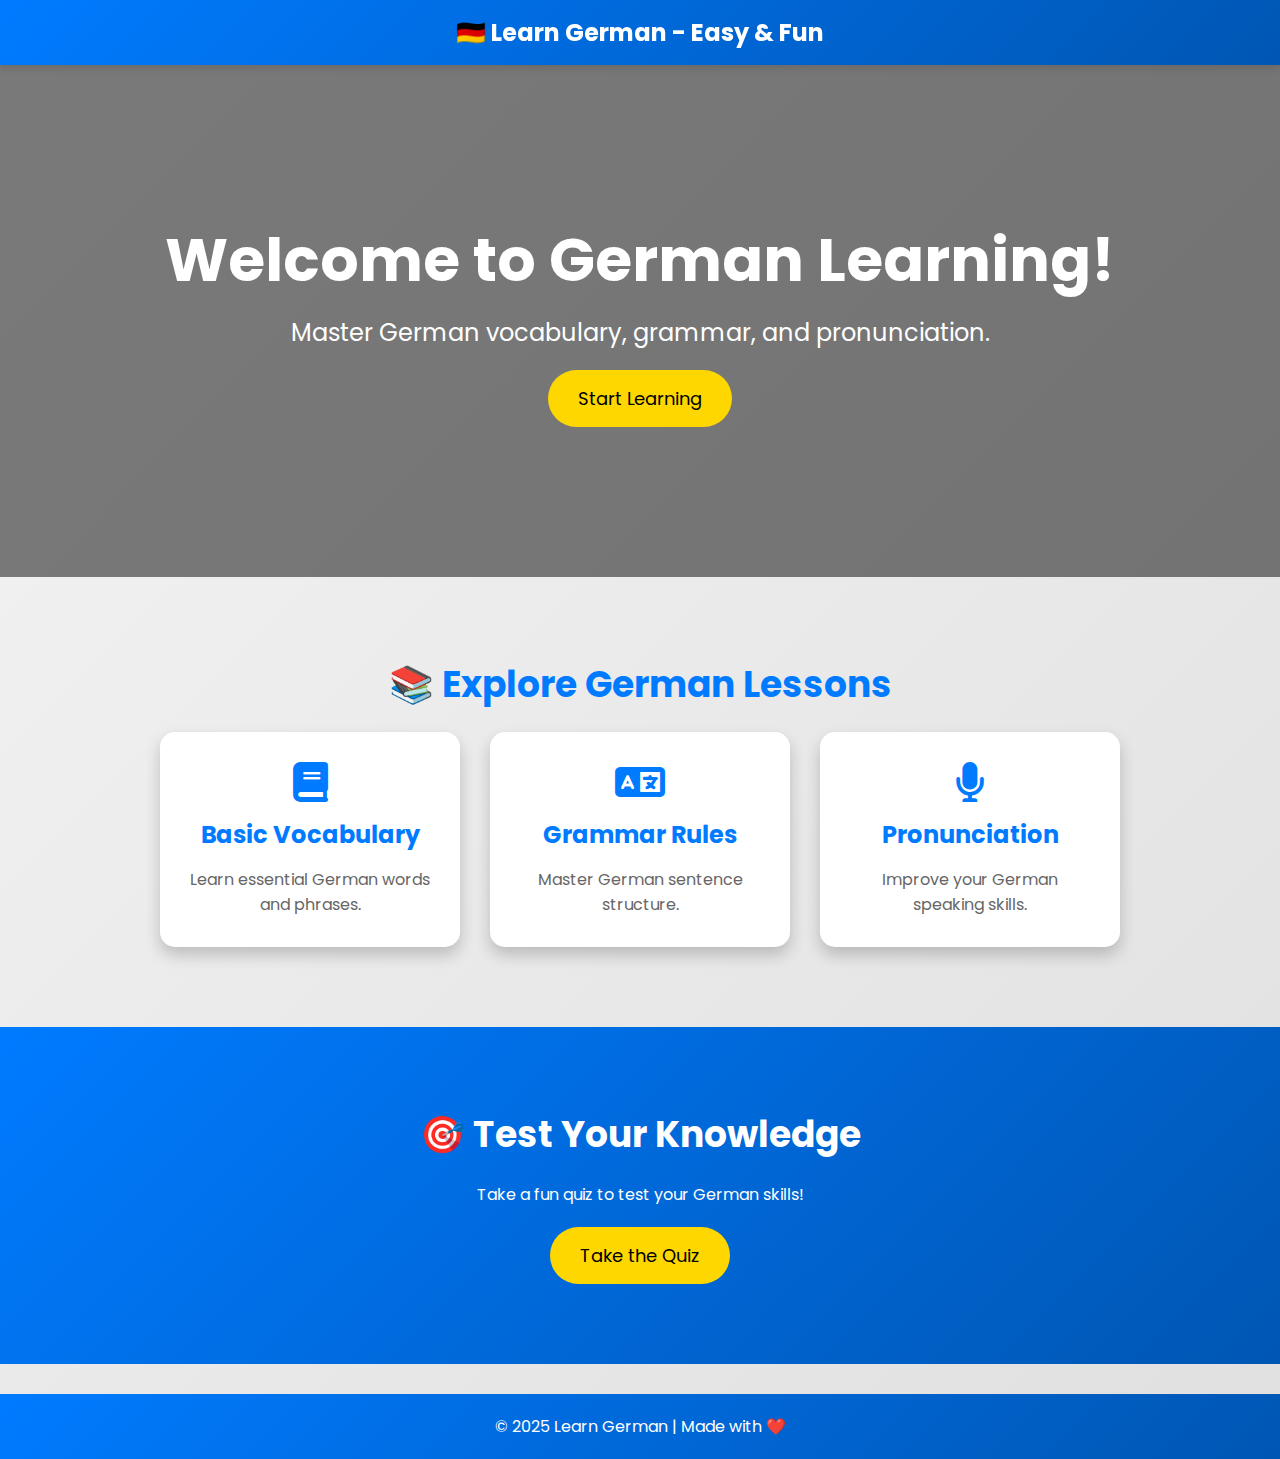
<file: index.html>
<!DOCTYPE html>
<html lang="en">
<head>
    <meta charset="UTF-8">
    <meta name="viewport" content="width=device-width, initial-scale=1.0">
    <title>Learn German</title>
    <!-- Google Fonts -->
    <link href="https://fonts.googleapis.com/css2?family=Poppins:wght@400;600&display=swap" rel="stylesheet">
    <!-- Font Awesome Icons -->
    <link rel="stylesheet" href="https://cdnjs.cloudflare.com/ajax/libs/font-awesome/6.0.0-beta3/css/all.min.css">
    <style>
        /* Global Styles */
        * {
            margin: 0;
            padding: 0;
            box-sizing: border-box;
            font-family: 'Poppins', sans-serif;
        }

        body {
            background: linear-gradient(135deg, #f4f4f4, #e0e0e0);
            color: #333;
        }

        /* Navbar */
        .navbar {
            background: linear-gradient(135deg, #007BFF, #0056b3);
            color: white;
            padding: 15px 20px;
            text-align: center;
            font-size: 24px;
            font-weight: bold;
            position: sticky;
            top: 0;
            z-index: 1000;
            box-shadow: 0 4px 6px rgba(0, 0, 0, 0.1);
        }

        /* Hero Section */
        .hero {
            background: url('https://source.unsplash.com/1600x600/?germany,berlin') no-repeat center center/cover;
            color: white;
            text-align: center;
            padding: 150px 20px;
            position: relative;
        }

        .hero::before {
            content: '';
            position: absolute;
            top: 0;
            left: 0;
            right: 0;
            bottom: 0;
            background: rgba(0, 0, 0, 0.5);
        }

        .hero h1 {
            font-size: 60px;
            margin-bottom: 10px;
            position: relative;
            z-index: 1;
        }

        .hero p {
            font-size: 24px;
            position: relative;
            z-index: 1;
        }

        .btn {
            display: inline-block;
            background: #FFD700;
            color: black;
            padding: 15px 30px;
            margin-top: 20px;
            text-decoration: none;
            font-size: 18px;
            border-radius: 50px;
            transition: 0.3s;
            position: relative;
            z-index: 1;
        }

        .btn:hover {
            background: #FFC107;
            transform: translateY(-5px);
        }

        /* Content Sections */
        .section {
            padding: 80px 20px;
            text-align: center;
        }

        .section h2 {
            font-size: 36px;
            margin-bottom: 20px;
            color: #007BFF;
        }

        .card-container {
            display: flex;
            justify-content: center;
            flex-wrap: wrap;
            gap: 30px;
        }

        .card {
            background: white;
            padding: 30px;
            width: 300px;
            border-radius: 15px;
            box-shadow: 0 8px 16px rgba(0, 0, 0, 0.2);
            transition: 0.3s;
        }

        .card:hover {
            transform: translateY(-10px);
            box-shadow: 0 12px 24px rgba(0, 0, 0, 0.3);
        }

        .card h3 {
            font-size: 24px;
            margin-bottom: 15px;
            color: #007BFF;
        }

        .card p {
            font-size: 16px;
            color: #666;
        }

        .card i {
            font-size: 40px;
            margin-bottom: 15px;
            color: #007BFF;
        }

        /* Quiz Section */
        .quiz-section {
            background: linear-gradient(135deg, #007BFF, #0056b3);
            color: white;
            padding: 80px 20px;
            text-align: center;
        }

        .quiz-section h2 {
            font-size: 36px;
            margin-bottom: 20px;
        }

        .quiz-section .btn {
            background: #FFD700;
            color: black;
        }

        .quiz-section .btn:hover {
            background: #FFC107;
        }

        /* Footer */
        .footer {
            background: linear-gradient(135deg, #007BFF, #0056b3);
            color: white;
            text-align: center;
            padding: 20px 0;
            margin-top: 30px;
        }

        .footer p {
            margin: 0;
            font-size: 16px;
        }
    </style>
</head>
<body>

    <!-- Navbar -->
    <div class="navbar">
        🇩🇪 Learn German - Easy & Fun
    </div>

    <!-- Hero Section -->
    <div class="hero">
        <h1>Welcome to German Learning!</h1>
        <p>Master German vocabulary, grammar, and pronunciation.</p>
        <a href="#lessons" class="btn">Start Learning</a>
    </div>

    <!-- Lessons Section -->
    <div class="section" id="lessons">
        <h2>📚 Explore German Lessons</h2>
        <div class="card-container">

           
            <style>
                a {
                    text-decoration: none;
                }
            </style>
            
            <div class="card">
                <a href="flashcards.html">
                    <i class="fas fa-book"></i>
                    <h3>Basic Vocabulary</h3>
                    <p>Learn essential German words and phrases.</p>
                </a>
            </div>
            
            
            
            
            <div class="card">
                <i class="fas fa-language"></i>
                <h3>Grammar Rules</h3>
                <p>Master German sentence structure.</p>
            </div>
            <div class="card">
                <i class="fas fa-microphone"></i>
                <h3>Pronunciation</h3>
                <p>Improve your German speaking skills.</p>
            </div>
        </div>
    </div>

    <!-- Quiz Section -->
    <div class="quiz-section">
        <h2>🎯 Test Your Knowledge</h2>
        <p>Take a fun quiz to test your German skills!</p>
        <a href="quiz.html" class="btn">Take the Quiz</a>
    </div>

    <!-- Footer -->
    <div class="footer">
        <p>&copy; 2025 Learn German | Made with ❤️</p>
    </div>

</body>
</html>
</file>
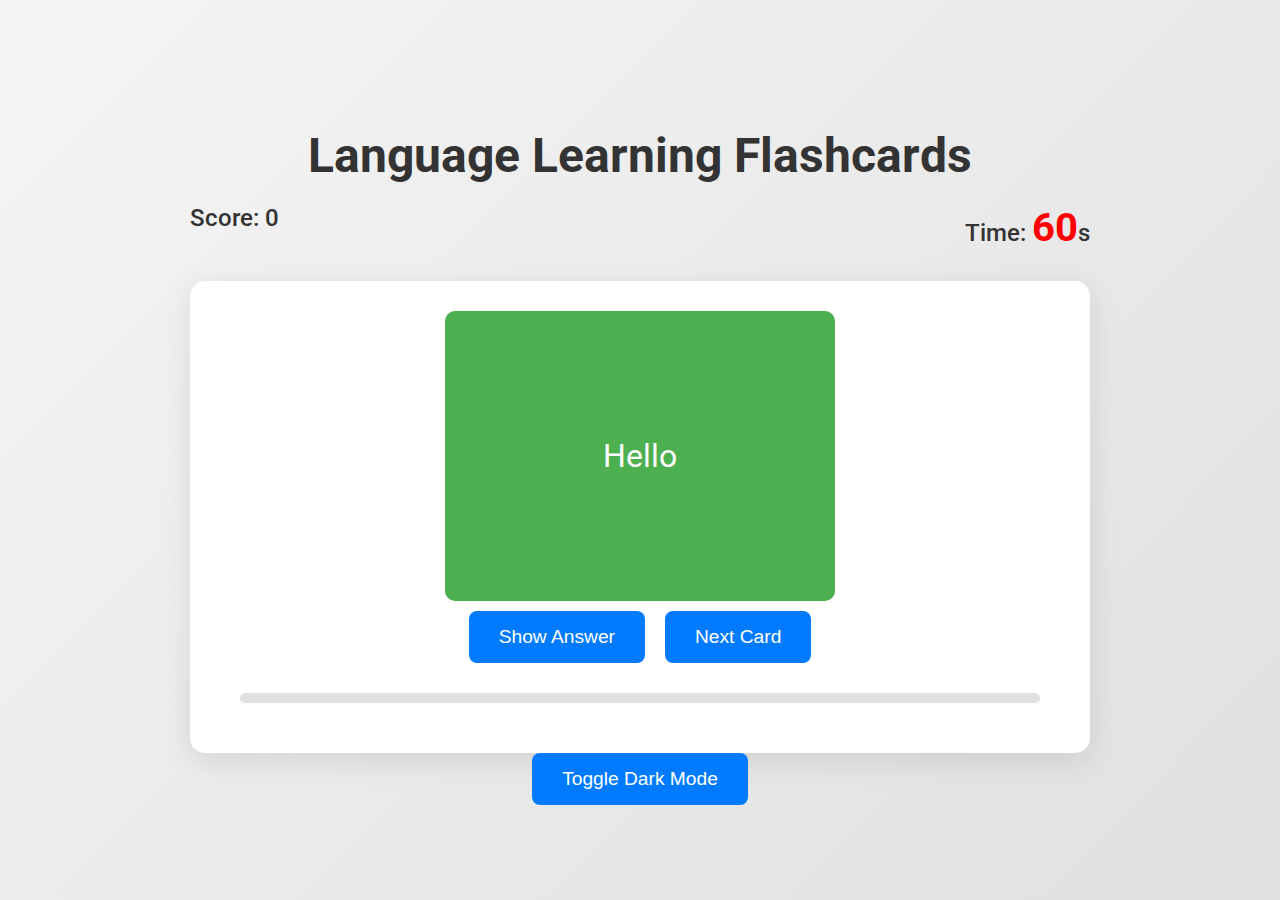
<file: flashcards.html>
<!DOCTYPE html>
<html lang="en">
<head>
  <meta charset="UTF-8">
  <meta name="viewport" content="width=device-width, initial-scale=1.0">
  <title>Flashcards Game</title>
  <link href="https://fonts.googleapis.com/css2?family=Roboto:wght@400;700&display=swap" rel="stylesheet">
  
  <style>
    body {
      font-family: 'Roboto', sans-serif;
      background: linear-gradient(135deg, #f5f5f5, #e0e0e0);
      margin: 0;
      padding: 0;
      display: flex;
      justify-content: center;
      align-items: center;
      min-height: 100vh;
      transition: background 0.5s;
    }

    .container {
      text-align: center;
      max-width: 900px;
      width: 100%;
      padding: 40px;
    }

    .game-title {
      font-size: 3rem;
      color: #333;
      margin-bottom: 20px;
      font-weight: bold;
    }

    .score-timer {
      display: flex;
      justify-content: space-between;
      margin-bottom: 30px;
    }

    .score-timer div {
      font-size: 1.5rem;
      color: #333;
      font-weight: 500;
    }

    .flashcard-container {
      background-color: #fff;
      padding: 50px;
      border-radius: 15px;
      box-shadow: 0 8px 30px rgba(0, 0, 0, 0.1);
      display: flex;
      flex-direction: column;
      align-items: center;
      transition: transform 0.3s ease;
      margin: auto;
    }

    .flashcard {
      display: flex;
      justify-content: center;
      align-items: center;
      width: 350px;
      height: 250px;
      position: relative;
      transform-style: preserve-3d;
      transition: transform 0.8s ease-in-out;
      cursor: pointer;
      border-radius: 10px;
    }

    .flashcard.flipped {
      transform: rotateY(180deg);
    }

    .card-face {
      position: absolute;
      width: 100%;
      height: 100%;
      backface-visibility: hidden;
      display: flex;
      justify-content: center;
      align-items: center;
      border-radius: 10px;
      font-size: 2rem;
      padding: 20px;
      margin: auto;
      transition: background-color 0.4s ease;
    }

    .front {
      background-color: #4CAF50;
      color: white;
    }

    .back {
      background-color: #007bff;
      color: white;
      transform: rotateY(180deg);
    }

    .button-container {
      margin-top: 30px;
      display: flex;
      gap: 20px;
    }

    .btn {
      background-color: #007bff;
      color: #fff;
      padding: 15px 30px;
      font-size: 1.2rem;
      border: none;
      border-radius: 8px;
      cursor: pointer;
      transition: background-color 0.3s ease, transform 0.3s ease;
    }

    .btn:hover {
      background-color: #0056b3;
      transform: scale(1.05);
    }

    .progress {
      width: 100%;
      height: 10px;
      background-color: #e0e0e0;
      border-radius: 5px;
      margin-top: 30px;
      overflow: hidden;
    }

    .progress-bar {
      height: 100%;
      background-color: #4CAF50;
      width: 0;
      transition: width 0.3s ease;
    }

    #timer {
      color: red;
      font-size: 2.5rem;
      font-weight: bold;
      animation: pulse 1s infinite;
    }

    @keyframes pulse {
      0% { transform: scale(1); }
      50% { transform: scale(1.1); }
      100% { transform: scale(1); }
    }

    .dark-mode {
      background: linear-gradient(135deg, #333, #000);
      color: #fff;
    }

    .dark-mode .flashcard-container {
      background-color: #444;
    }

    .dark-mode .flashcard .card-face.front {
      background-color: #555;
    }

    .dark-mode .flashcard .card-face.back {
      background-color: #007bff;
    }

    .dark-mode .btn {
      background-color: #666;
    }

    .dark-mode .btn:hover {
      background-color: #777;
    }

    @media (max-width: 600px) {
      .flashcard {
        width: 250px;
        height: 180px;
      }

      .btn {
        padding: 10px 20px;
        font-size: 1rem;
      }

      #timer {
        font-size: 2rem;
      }
    }
  </style>
</head>
<body>
  <div class="container">
    <h1 class="game-title">Language Learning Flashcards</h1>
    <div class="score-timer">
      <div>Score: <span id="score">0</span></div>
      <div>Time: <span id="timer">60</span>s</div>
    </div>
    <div class="flashcard-container">
      <div class="flashcard" id="flashcard">
        <div class="card-face front">
          <p class="flashcard-word" id="flashcard-word">Hello</p>
        </div>
        <div class="card-face back">
          <p class="flashcard-translation" id="flashcard-translation">Hola</p>
        </div>
      </div>
      <div class="button-container">
        <button class="btn" id="show-answer">Show Answer</button>
        <button class="btn" id="next-card">Next Card</button>
      </div>
      <div class="progress">
        <div class="progress-bar" id="progress-bar"></div>
      </div>
    </div>
    <button class="btn" id="toggle-dark-mode">Toggle Dark Mode</button>
  </div>

  <script>
    const flashcard = document.getElementById('flashcard');
    const showAnswerBtn = document.getElementById('show-answer');
    const nextCardBtn = document.getElementById('next-card');
    const toggleDarkModeBtn = document.getElementById('toggle-dark-mode');
    const progressBar = document.getElementById('progress-bar');
    const scoreDisplay = document.getElementById('score');
    const timerDisplay = document.getElementById('timer');

    let score = 0;
    let timeLeft = 60;
    let flashcards = [
      { word: "Hello", translation: "Hola" },
      { word: "Goodbye", translation: "Adiós" },
      { word: "Thank you", translation: "Gracias" },
      { word: "Please", translation: "Por favor" }
    ];
    let currentIndex = 0;

    function updateFlashcard() {
      const { word, translation } = flashcards[currentIndex];
      document.getElementById('flashcard-word').textContent = word;
      document.getElementById('flashcard-translation').textContent = translation;
      flashcard.classList.remove('flipped');
    }

    showAnswerBtn.addEventListener('click', () => {
      flashcard.classList.toggle('flipped');
    });

    nextCardBtn.addEventListener('click', () => {
      score++;
      scoreDisplay.textContent = score;
      currentIndex = (currentIndex + 1) % flashcards.length;
      updateFlashcard();
      progressBar.style.width = `${(currentIndex / flashcards.length) * 100}%`;
    });

    toggleDarkModeBtn.addEventListener('click', () => {
      document.body.classList.toggle('dark-mode');
    });

    setInterval(() => {
      if (timeLeft > 0) {
        timeLeft--;
        timerDisplay.textContent = timeLeft;
      }
    }, 1000);

    updateFlashcard();
  </script>
</body>
</html>
</file>
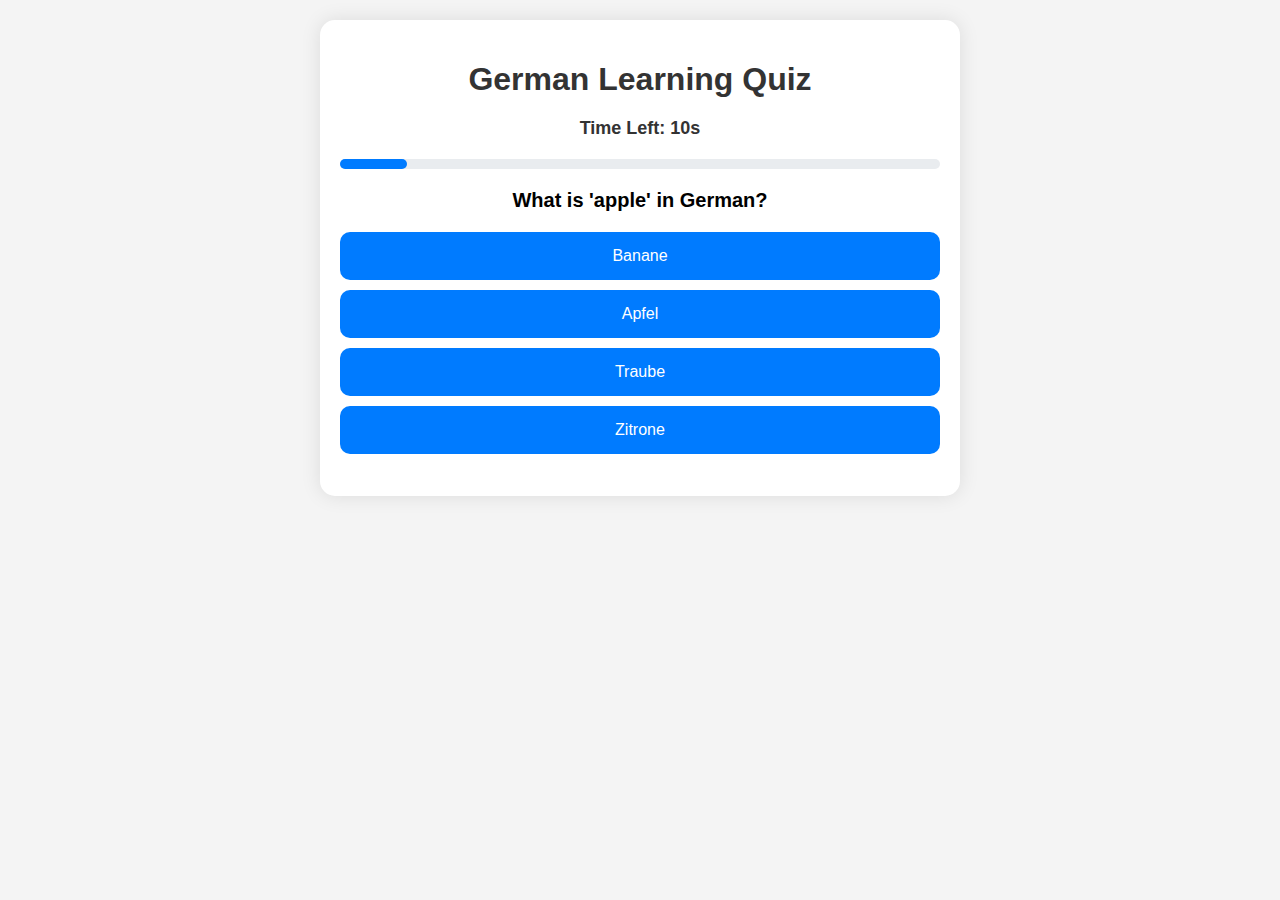
<file: quiz.html>
<!DOCTYPE html>
<html lang="en">
<head>
    <meta charset="UTF-8">
    <meta name="viewport" content="width=device-width, initial-scale=1.0">
    <title>German Learning Quiz</title>
    <style>
        body {
            font-family: 'Arial', sans-serif;
            text-align: center;
            background-color: #f4f4f4;
            margin: 0;
            padding: 20px;
        }
        .quiz-container {
            max-width: 600px;
            margin: auto;
            background: white;
            padding: 20px;
            border-radius: 15px;
            box-shadow: 0px 0px 20px rgba(0, 0, 0, 0.1);
        }
        h1 {
            color: #333;
            margin-bottom: 20px;
        }
        .question {
            font-size: 20px;
            margin-bottom: 20px;
            font-weight: bold;
        }
        .options button {
            display: block;
            width: 100%;
            margin: 10px 0;
            padding: 15px;
            font-size: 16px;
            border: none;
            background: #007BFF;
            color: white;
            cursor: pointer;
            border-radius: 10px;
            transition: background 0.3s, transform 0.2s;
        }
        .options button:hover {
            background: #0056b3;
            transform: scale(1.02);
        }
        .options button.correct {
            background: #28a745 !important;
        }
        .options button.incorrect {
            background: #dc3545 !important;
        }
        #result {
            font-size: 22px;
            font-weight: bold;
            margin-top: 20px;
            color: #333;
        }
        #progress {
            width: 100%;
            height: 10px;
            background: #e9ecef;
            border-radius: 5px;
            margin: 20px 0;
        }
        #progress-bar {
            height: 100%;
            background: #007BFF;
            border-radius: 5px;
            width: 0;
            transition: width 0.5s;
        }
        #timer {
            font-size: 18px;
            font-weight: bold;
            color: #333;
            margin-bottom: 20px;
        }
        .hidden {
            display: none;
        }
        .feedback {
            font-size: 18px;
            margin-top: 10px;
            animation: fadeIn 0.5s ease-in-out;
        }
        .feedback.correct {
            color: #28a745;
        }
        .feedback.incorrect {
            color: #dc3545;
        }
        .restart-btn, .choose-quiz-btn {
            padding: 12px 24px;
            font-size: 16px;
            border: none;
            border-radius: 8px;
            cursor: pointer;
            margin: 10px;
            transition: all 0.3s ease-in-out;
            box-shadow: 2px 4px 6px rgba(0, 0, 0, 0.2);
        }
        .restart-btn {
            background: linear-gradient(135deg, #007BFF, #0056b3);
            color: white;
        }
        .restart-btn:hover {
            transform: translateY(-3px) scale(1.05);
            box-shadow: 6px 8px 12px rgba(0, 0, 0, 0.35);
        }
        .choose-quiz-btn {
            background: linear-gradient(135deg, #610944, #3c7fc2);
            color: white;
        }
        .choose-quiz-btn:hover {
            background: linear-gradient(135deg, #5c54cf, #0b0f13);
            transform: translateY(-3px) scale(1.05);
            box-shadow: 6px 8px 12px rgba(0, 0, 0, 0.35);
        }
        .quiz-selection button {
            background: linear-gradient(135deg, #28a745, #218838);
            color: white;
            padding: 12px 24px;
            font-size: 16px;
            border: none;
            border-radius: 8px;
            cursor: pointer;
            margin: 10px;
            transition: all 0.3s ease-in-out;
            box-shadow: 2px 4px 6px rgba(0, 0, 0, 0.2);
        }
        .quiz-selection button:hover {
            background: linear-gradient(135deg, #218838, #1e7e34);
            transform: translateY(-3px) scale(1.05);
            box-shadow: 6px 8px 12px rgba(0, 0, 0, 0.35);
        }
        @keyframes fadeIn {
            from { opacity: 0; }
            to { opacity: 1; }
        }
    </style>
</head>
<body>

<div class="quiz-container">
    <h1>German Learning Quiz</h1>
    <div id="quiz-content">
        <p id="timer">Time Left: <span id="time">10</span>s</p>
        <div id="progress">
            <div id="progress-bar"></div>
        </div>
        <p class="question" id="question">Loading...</p>
        <div class="options" id="options"></div>
        <p id="result"></p>
        <p id="feedback" class="feedback"></p>
        <button id="restart-btn" class="hidden restart-btn" onclick="restartQuiz()">Restart Quiz</button>
        <button id="choose-quiz-btn" class="hidden choose-quiz-btn" onclick="chooseNewQuiz()">Choose Another Quiz</button>
    </div>

</div>


<script>
// Quiz data
const quizzes = {
    quiz1 : [
        { q: "What is 'apple' in German?", a: "Apfel", options: ["Banane", "Apfel", "Traube", "Zitrone"] },
        { q: "What is 'house' in German?", a: "Haus", options: ["Tür", "Haus", "Fenster", "Dach"] },
        { q: "What is 'dog' in German?", a: "Hund", options: ["Hund", "Katze", "Vogel", "Pferd"] },
        { q: "What is 'car' in German?", a: "Auto", options: ["Bus", "Fahrrad", "Auto", "Motorrad"] },
        { q: "What is 'water' in German?", a: "Wasser", options: ["Milch", "Saft", "Wasser", "Bier"] },
        { q: "What is 'friend' in German?", a: "Freund", options: ["Feind", "Mensch", "Freund", "Lehrer"] },
        { q: "What is 'table' in German?", a: "Tisch", options: ["Stuhl", "Tisch", "Lampe", "Schrank"] },
        { q: "What is 'sun' in German?", a: "Sonne", options: ["Mond", "Sonne", "Sterne", "Himmel"] },
        { q: "What is 'father' in German?", a: "Vater", options: ["Onkel", "Bruder", "Vater", "Opa"] }
    ],
    quiz2: [
        { q: "What is 'table' in German?", a: "Tisch", options: ["Stuhl", "Tisch", "Lampe", "Schrank"] },
        { q: "What is 'sun' in German?", a: "Sonne", options: ["Mond", "Sonne", "Sterne", "Himmel"] },
        { q: "What is 'father' in German?", a: "Vater", options: ["Onkel", "Bruder", "Vater", "Opa"] },
        { q: "What is 'mother' in German?", a: "Mutter", options: ["Tante", "Mutter", "Schwester", "Oma"] },
        { q: "What is 'school' in German?", a: "Schule", options: ["Bibliothek", "Schule", "Universität", "Klasse"] },
        { q: "What is 'milk' in German?", a: "Milch", options: ["Käse", "Milch", "Joghurt", "Butter"] },
        { q: "What is 'love' in German?", a: "Liebe", options: ["Hass", "Freude", "Liebe", "Angst"] },
        { q: "What is 'cat' in German?", a: "Katze", options: ["Katze", "Hund", "Maus", "Vogel"] },
        { q: "What is 'bread' in German?", a: "Brot", options: ["Reis", "Brot", "Kartoffel", "Fleisch"] },
        { q: "What is 'night' in German?", a: "Nacht", options: ["Tag", "Nacht", "Abend", "Morgen"] }
    ],
    quiz3: [
        { q: "What is 'window' in German?", a: "Fenster", options: ["Tür", "Fenster", "Dach", "Treppe"] },
        { q: "What is 'heart' in German?", a: "Herz", options: ["Leber", "Herz", "Lunge", "Magen"] },
        { q: "What is 'hand' in German?", a: "Hand", options: ["Fuß", "Kopf", "Hand", "Arm"] },
        { q: "What is 'eye' in German?", a: "Auge", options: ["Ohr", "Auge", "Mund", "Nase"] },
        { q: "What is 'money' in German?", a: "Geld", options: ["Gold", "Geld", "Münze", "Scheck"] },
        { q: "What is 'red' in German?", a: "Rot", options: ["Rot", "Blau", "Grün", "Gelb"] },
        { q: "What is 'white' in German?", a: "Weiß", options: ["Schwarz", "Weiß", "Grau", "Braun"] },
        { q: "What is 'child' in German?", a: "Kind", options: ["Erwachsener", "Kind", "Baby", "Jugendlicher"] },
        { q: "What is 'cloud' in German?", a: "Wolke", options: ["Wolke", "Regen", "Sturm", "Nebel"] },
        { q: "What is 'happy' in German?", a: "Glücklich", options: ["Glücklich", "Traurig", "Wütend", "Gelassen"] },
        { q: "What is 'cold' in German?", a: "Kalt", options: ["Heiß", "Warm", "Kalt", "Nass"] },
        { q: "What is 'train' in German?", a: "Zug", options: ["Auto", "Bus", "Zug", "Flugzeug"] },
        { q: "What is 'city' in German?", a: "Stadt", options: ["Dorf", "Stadt", "Land", "Berg"] }
    ]
};

let selectedQuiz = "quiz1"; // Default quiz
let questions = quizzes[selectedQuiz];
let index = 0, score = 0;
let timeLeft = 10;
let timer;

// Check if the user has already played the quiz
if (localStorage.getItem(`${selectedQuiz}_completed`)) {
    alert("You have already played this quiz. Please choose another quiz.");
    chooseNewQuiz();
} else {
    loadQuestion();
    startTimer();
}

// Load the current question
function loadQuestion() {
    if (index >= questions.length) {
        endQuiz();
        return;
    }
    updateProgressBar();
    let q = questions[index];
    document.getElementById("question").innerText = q.q;
    let optionsHTML = "";
    q.options.forEach(opt => {
        optionsHTML += `<button onclick="checkAnswer('${opt}')">${opt}</button>`;
    });
    document.getElementById("options").innerHTML = optionsHTML;
}

// Check the user's answer
function checkAnswer(answer) {
    clearInterval(timer); // Stop the timer
    let correctAnswer = questions[index].a;
    let buttons = document.querySelectorAll("#options button");
    buttons.forEach(button => {
        if (button.innerText === correctAnswer) {
            button.classList.add("correct");
        } else if (button.innerText === answer && answer !== correctAnswer) {
            button.classList.add("incorrect");
        }
        button.disabled = true; // Disable buttons after selection
    });

    if (answer === correctAnswer) {
        score++;
        document.getElementById("feedback").innerText = "Correct! 🎉";
        document.getElementById("feedback").classList.add("correct");
    } else {
        document.getElementById("feedback").innerText = `Incorrect! The correct answer is ${correctAnswer}.`;
        document.getElementById("feedback").classList.add("incorrect");
    }

    index++;
    setTimeout(() => {
        document.getElementById("feedback").innerText = "";
        document.getElementById("feedback").classList.remove("correct", "incorrect");
        loadQuestion();
        startTimer();
    }, 1500); // Wait 1.5 seconds before loading the next question
}

// Update the progress bar
function updateProgressBar() {
    let progress = ((index + 1) / questions.length) * 100;
    document.getElementById("progress-bar").style.width = `${progress}%`;
}

// Start the timer for each question
function startTimer() {
    timeLeft = 10;
    document.getElementById("time").innerText = timeLeft;
    timer = setInterval(() => {
        timeLeft--;
        document.getElementById("time").innerText = timeLeft;
        if (timeLeft <= 0) {
            clearInterval(timer);
            checkAnswer(""); // Automatically move to the next question if time runs out
        }
    }, 1000);
}

// End the quiz
function endQuiz() {
    clearInterval(timer);
    document.getElementById("result").innerHTML = `Quiz Completed! 🎉 Your Score: ${score}/${questions.length}`;
    document.getElementById("options").innerHTML = "";
    document.getElementById("restart-btn").classList.remove("hidden");
    document.getElementById("choose-quiz-btn").classList.remove("hidden");
    localStorage.setItem(`${selectedQuiz}_completed`, true); // Mark quiz as completed
}

// Restart the quiz
function restartQuiz() {
    index = 0;
    score = 0;
    document.getElementById("result").innerHTML = "";
    document.getElementById("restart-btn").classList.add("hidden");
    document.getElementById("choose-quiz-btn").classList.add("hidden");
    loadQuestion();
    startTimer();
}

// Allow the user to choose a new quiz
function chooseNewQuiz() {
    let quizOptions = Object.keys(quizzes).map(quiz => `<button onclick="startQuiz('${quiz}')">${quiz}</button>`).join("");
    document.getElementById("quiz-content").innerHTML = `
        <h2>Choose a Quiz:</h2>
        <div class="quiz-selection">${quizOptions}</div>
    `;
    document.getElementById("result").innerHTML = "";
    document.getElementById("restart-btn").classList.add("hidden");
    document.getElementById("choose-quiz-btn").classList.add("hidden");
}

// Start a new quiz
function startQuiz(quizName) {
    selectedQuiz = quizName;
    questions = quizzes[selectedQuiz];
    index = 0;
    score = 0;
    document.getElementById("quiz-content").innerHTML = `
        <p id="timer">Time Left: <span id="time">10</span>s</p>
        <div id="progress">
            <div id="progress-bar"></div>
        </div>
        <p class="question" id="question">Loading...</p>
        <div class="options" id="options"></div>
        <p id="result"></p>
        <p id="feedback" class="feedback"></p>
        <button id="restart-btn" class="hidden restart-btn" onclick="restartQuiz()">Restart Quiz</button>
        <button id="choose-quiz-btn" class="hidden choose-quiz-btn" onclick="chooseNewQuiz()">Choose Another Quiz</button>
    `;
    loadQuestion();
    startTimer();
}
</script>

</body>
</html>
</file>
